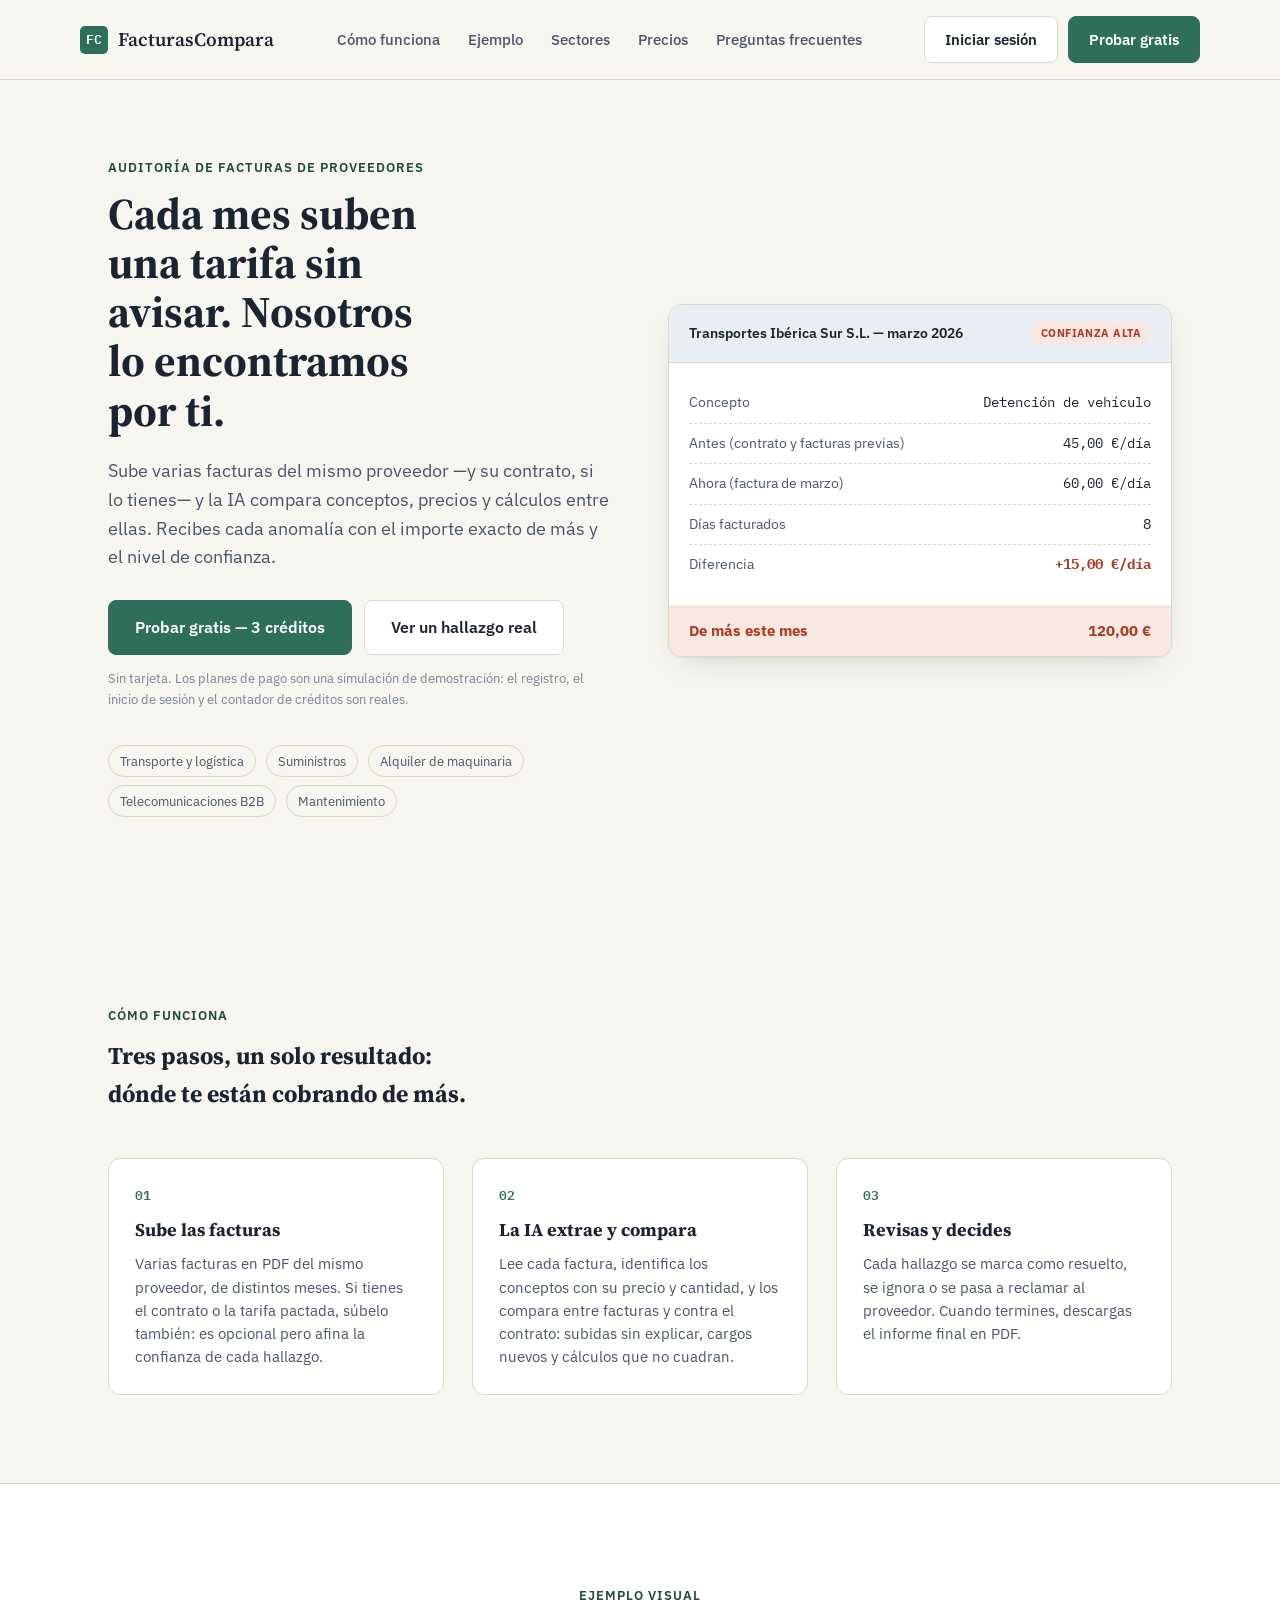
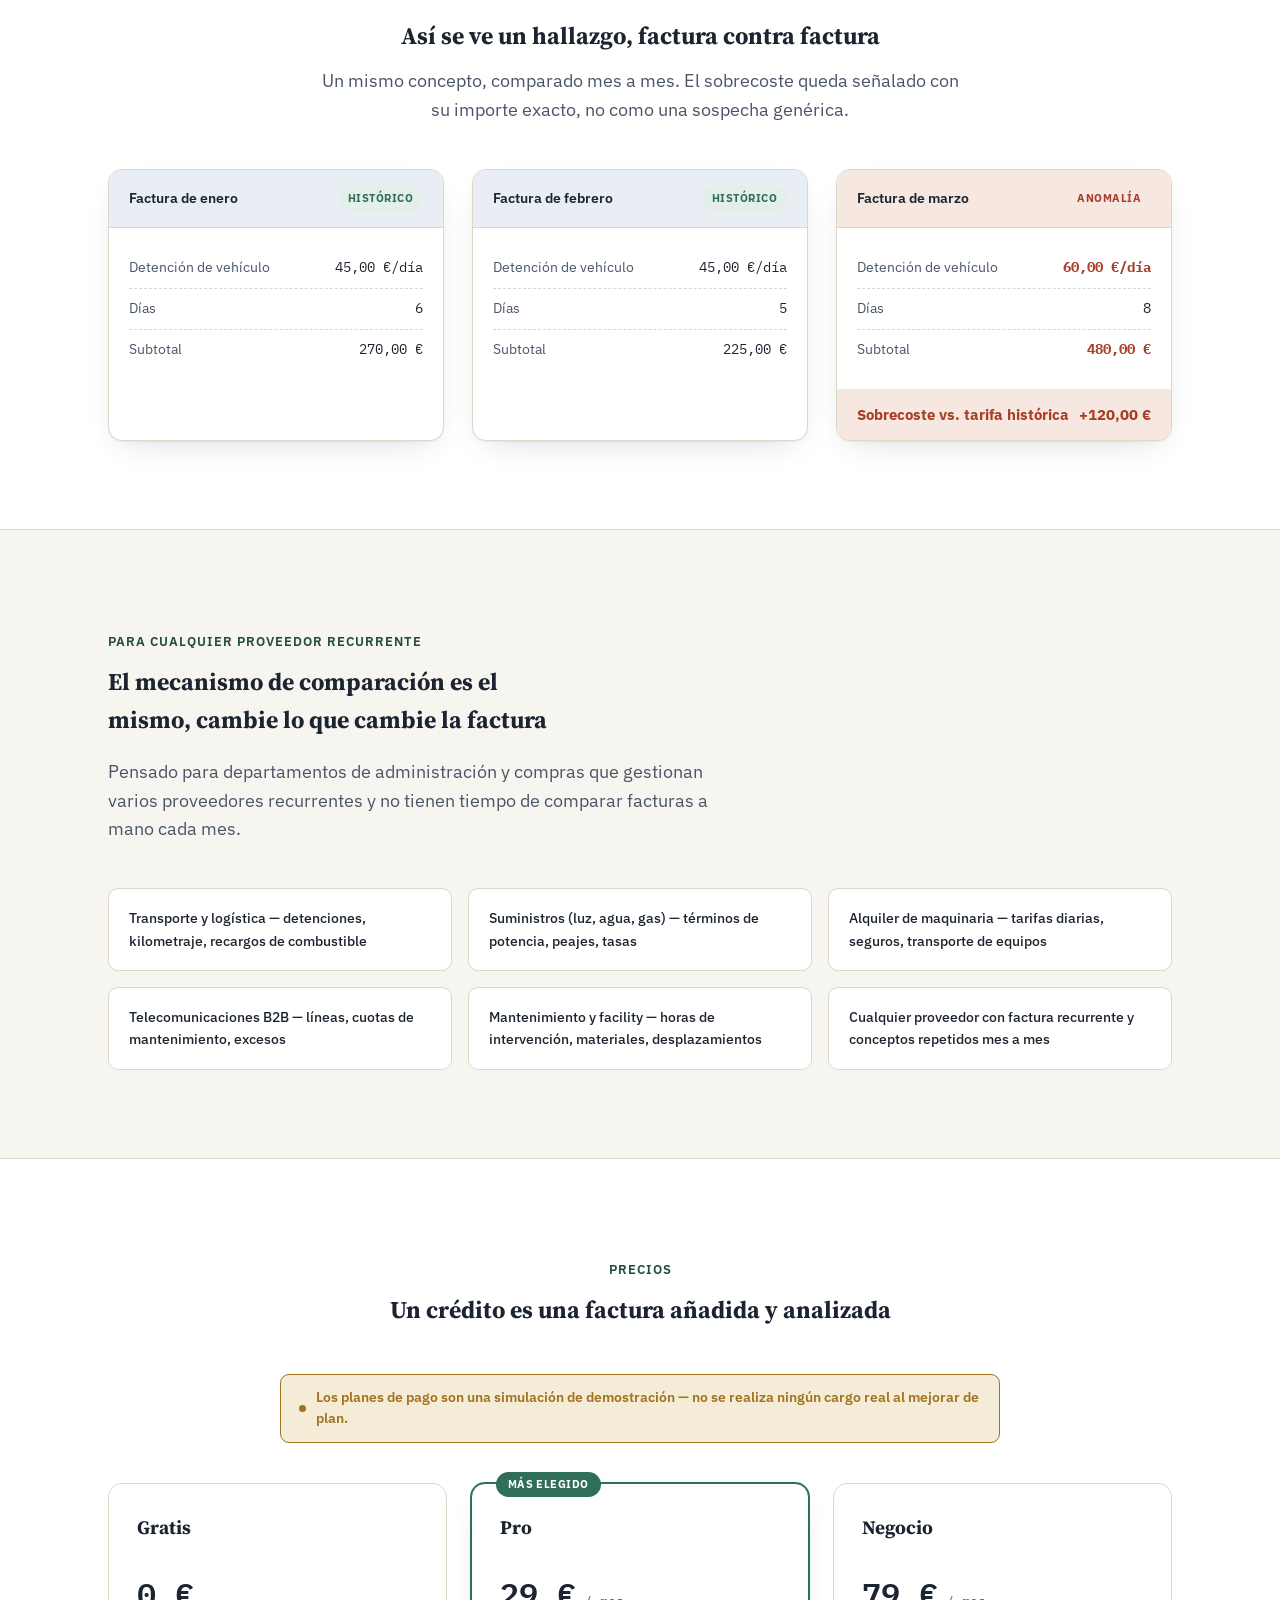
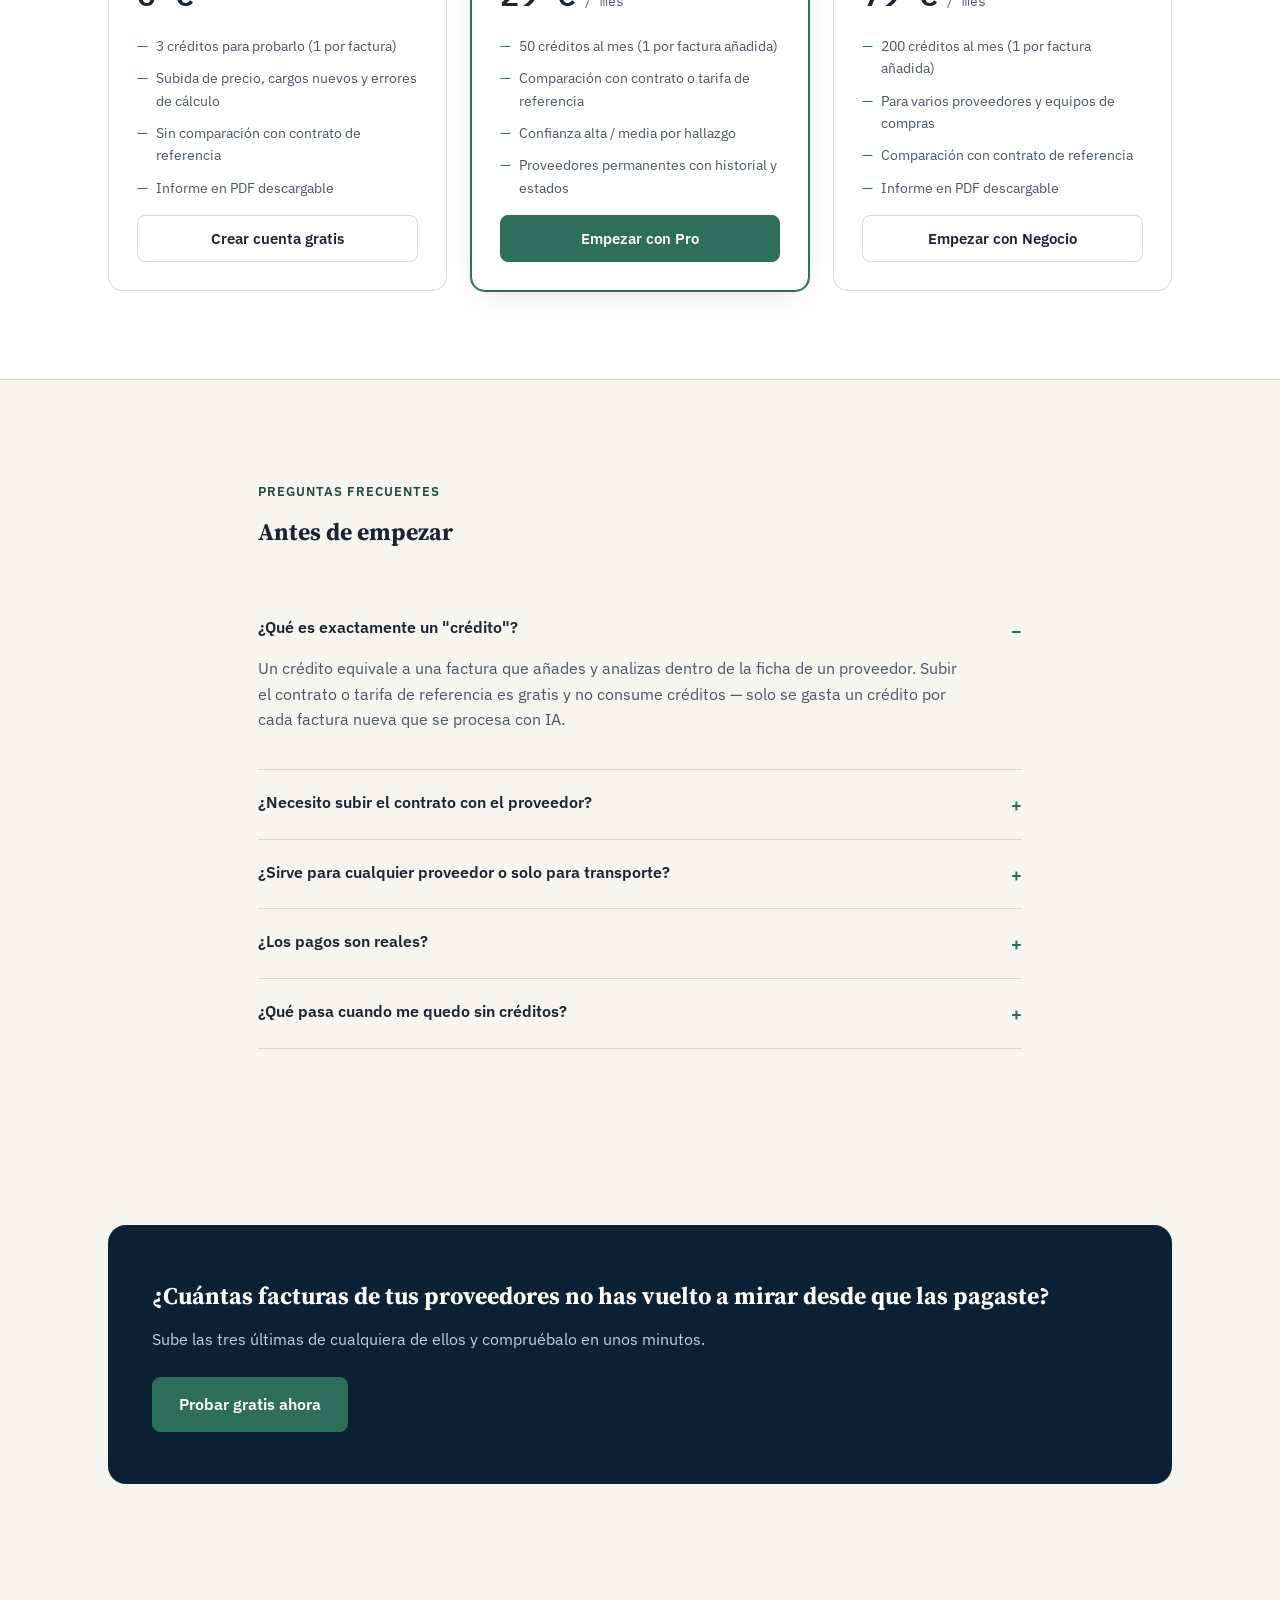
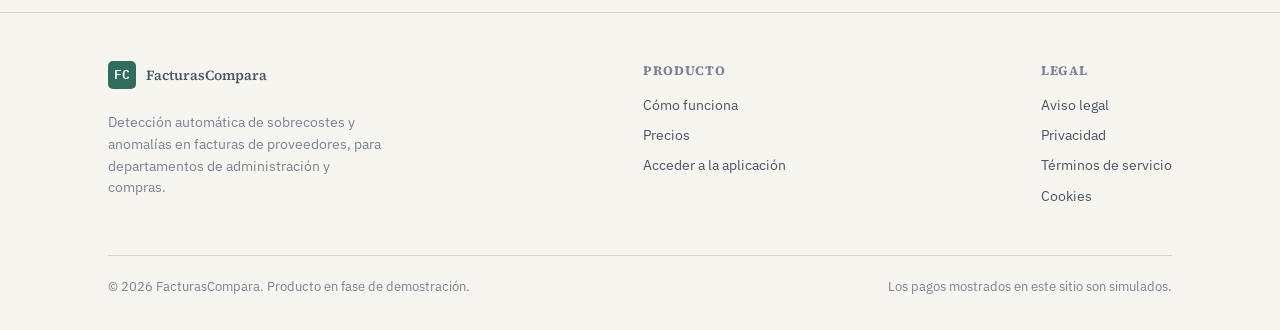
<file: index.html>
<!DOCTYPE html>
<html lang="es">
<head>
<meta charset="UTF-8">
<meta name="viewport" content="width=device-width, initial-scale=1.0">
<title>FacturasCompara — Detecta sobrecostes en las facturas de tus proveedores</title>
<meta name="description" content="Sube las facturas de un proveedor y su contrato: la IA compara precios, cantidades y cálculos mes a mes y te muestra cada sobrecoste con su importe exacto.">
<link rel="preconnect" href="https://fonts.googleapis.com">
<link rel="stylesheet" href="https://fonts.googleapis.com/css2?family=Source+Serif+4:opsz,wght@8..60,500;8..60,600;8..60,700&family=IBM+Plex+Sans:wght@400;500;600;700&family=IBM+Plex+Mono:wght@400;500;600&display=swap">
<link rel="stylesheet" href="styles.css?v=20260902">
</head>
<body>

<header class="site">
  <div class="wrap nav-row">
    <a href="index.html" class="brand"><span class="mark">FC</span>FacturasCompara</a>
    <nav class="links" id="navLinks">
      <a href="#como-funciona">Cómo funciona</a>
      <a href="#ejemplo">Ejemplo</a>
      <a href="#sectores">Sectores</a>
      <a href="#precios">Precios</a>
      <a href="#faq">Preguntas frecuentes</a>
      <a href="https://claude.ai/code/artifact/ef70d4f4-5ead-48cc-8662-a15bd2969505" target="_blank" rel="noopener" class="mobile-only-link">Iniciar sesión</a>
    </nav>
    <div class="nav-cta">
      <a class="btn" href="https://claude.ai/code/artifact/ef70d4f4-5ead-48cc-8662-a15bd2969505" target="_blank" rel="noopener">Iniciar sesión</a>
      <a class="btn btn-primary" href="https://claude.ai/code/artifact/ef70d4f4-5ead-48cc-8662-a15bd2969505" target="_blank" rel="noopener">Probar gratis</a>
      <button class="menu-toggle" id="menuToggle" aria-label="Abrir menú" aria-expanded="false">☰</button>
    </div>
  </div>
</header>

<main>

  <section class="hero">
    <div class="wrap hero-grid">
      <div>
        <p class="eyebrow">Auditoría de facturas de proveedores</p>
        <h1>Cada mes suben una tarifa sin avisar. Nosotros lo encontramos por ti.</h1>
        <p class="lead">Sube varias facturas del mismo proveedor —y su contrato, si lo tienes— y la IA compara conceptos, precios y cálculos entre ellas. Recibes cada anomalía con el importe exacto de más y el nivel de confianza.</p>
        <div class="hero-ctas">
          <a class="btn btn-primary btn-lg" href="https://claude.ai/code/artifact/ef70d4f4-5ead-48cc-8662-a15bd2969505" target="_blank" rel="noopener">Probar gratis — 3 créditos</a>
          <a class="btn btn-lg" href="#ejemplo">Ver un hallazgo real</a>
        </div>
        <p class="hero-note">Sin tarjeta. Los planes de pago son una simulación de demostración: el registro, el inicio de sesión y el contador de créditos son reales.</p>
        <div class="sector-strip">
          <span class="sector-chip">Transporte y logística</span>
          <span class="sector-chip">Suministros</span>
          <span class="sector-chip">Alquiler de maquinaria</span>
          <span class="sector-chip">Telecomunicaciones B2B</span>
          <span class="sector-chip">Mantenimiento</span>
        </div>
      </div>
      <div class="finding-card" aria-hidden="false">
        <div class="fc-head">
          <span class="prov">Transportes Ibérica Sur S.L. — marzo 2026</span>
          <span class="badge">Confianza alta</span>
        </div>
        <div class="fc-body">
          <div class="fc-row"><span class="label">Concepto</span><span class="val">Detención de vehículo</span></div>
          <div class="fc-row"><span class="label">Antes (contrato y facturas previas)</span><span class="val">45,00 €/día</span></div>
          <div class="fc-row"><span class="label">Ahora (factura de marzo)</span><span class="val">60,00 €/día</span></div>
          <div class="fc-row"><span class="label">Días facturados</span><span class="val">8</span></div>
          <div class="fc-row diff"><span class="label">Diferencia</span><span class="val">+15,00 €/día</span></div>
        </div>
        <div class="fc-foot"><span>De más este mes</span><span>120,00 €</span></div>
      </div>
    </div>
  </section>

  <section id="como-funciona">
    <div class="wrap">
      <div class="section-head">
        <p class="eyebrow">Cómo funciona</p>
        <h2>Tres pasos, un solo resultado: dónde te están cobrando de más.</h2>
      </div>
      <div class="grid-3">
        <div class="step">
          <div class="num">01</div>
          <h3>Sube las facturas</h3>
          <p>Varias facturas en PDF del mismo proveedor, de distintos meses. Si tienes el contrato o la tarifa pactada, súbelo también: es opcional pero afina la confianza de cada hallazgo.</p>
        </div>
        <div class="step">
          <div class="num">02</div>
          <h3>La IA extrae y compara</h3>
          <p>Lee cada factura, identifica los conceptos con su precio y cantidad, y los compara entre facturas y contra el contrato: subidas sin explicar, cargos nuevos y cálculos que no cuadran.</p>
        </div>
        <div class="step">
          <div class="num">03</div>
          <h3>Revisas y decides</h3>
          <p>Cada hallazgo se marca como resuelto, se ignora o se pasa a reclamar al proveedor. Cuando termines, descargas el informe final en PDF.</p>
        </div>
      </div>
    </div>
  </section>

  <section id="ejemplo" style="background:var(--paper-raised);border-top:1px solid var(--rule);border-bottom:1px solid var(--rule)">
    <div class="wrap">
      <div class="section-head center">
        <p class="eyebrow">Ejemplo visual</p>
        <h2>Así se ve un hallazgo, factura contra factura</h2>
        <p class="lead" style="margin:0 auto">Un mismo concepto, comparado mes a mes. El sobrecoste queda señalado con su importe exacto, no como una sospecha genérica.</p>
      </div>
      <div class="grid-3" style="grid-template-columns:1fr 1fr 1fr;align-items:stretch">
        <div class="finding-card">
          <div class="fc-head"><span class="prov">Factura de enero</span><span class="badge" style="background:var(--ok-tint);color:var(--ok)">Histórico</span></div>
          <div class="fc-body">
            <div class="fc-row"><span class="label">Detención de vehículo</span><span class="val">45,00 €/día</span></div>
            <div class="fc-row"><span class="label">Días</span><span class="val">6</span></div>
            <div class="fc-row"><span class="label">Subtotal</span><span class="val">270,00 €</span></div>
          </div>
        </div>
        <div class="finding-card">
          <div class="fc-head"><span class="prov">Factura de febrero</span><span class="badge" style="background:var(--ok-tint);color:var(--ok)">Histórico</span></div>
          <div class="fc-body">
            <div class="fc-row"><span class="label">Detención de vehículo</span><span class="val">45,00 €/día</span></div>
            <div class="fc-row"><span class="label">Días</span><span class="val">5</span></div>
            <div class="fc-row"><span class="label">Subtotal</span><span class="val">225,00 €</span></div>
          </div>
        </div>
        <div class="finding-card">
          <div class="fc-head" style="background:var(--alert-tint)"><span class="prov">Factura de marzo</span><span class="badge">Anomalía</span></div>
          <div class="fc-body">
            <div class="fc-row diff"><span class="label">Detención de vehículo</span><span class="val">60,00 €/día</span></div>
            <div class="fc-row"><span class="label">Días</span><span class="val">8</span></div>
            <div class="fc-row diff"><span class="label">Subtotal</span><span class="val">480,00 €</span></div>
          </div>
          <div class="fc-foot"><span>Sobrecoste vs. tarifa histórica</span><span>+120,00 €</span></div>
        </div>
      </div>
    </div>
  </section>

  <section id="sectores">
    <div class="wrap">
      <div class="section-head">
        <p class="eyebrow">Para cualquier proveedor recurrente</p>
        <h2>El mecanismo de comparación es el mismo, cambie lo que cambie la factura</h2>
        <p class="lead">Pensado para departamentos de administración y compras que gestionan varios proveedores recurrentes y no tienen tiempo de comparar facturas a mano cada mes.</p>
      </div>
      <div class="sector-grid">
        <div class="sector-card">Transporte y logística — detenciones, kilometraje, recargos de combustible</div>
        <div class="sector-card">Suministros (luz, agua, gas) — términos de potencia, peajes, tasas</div>
        <div class="sector-card">Alquiler de maquinaria — tarifas diarias, seguros, transporte de equipos</div>
        <div class="sector-card">Telecomunicaciones B2B — líneas, cuotas de mantenimiento, excesos</div>
        <div class="sector-card">Mantenimiento y facility — horas de intervención, materiales, desplazamientos</div>
        <div class="sector-card">Cualquier proveedor con factura recurrente y conceptos repetidos mes a mes</div>
      </div>
    </div>
  </section>

  <section id="precios" style="background:var(--paper-raised);border-top:1px solid var(--rule);border-bottom:1px solid var(--rule)">
    <div class="wrap">
      <div class="section-head center">
        <p class="eyebrow">Precios</p>
        <h2>Un crédito es una factura añadida y analizada</h2>
      </div>
      <div class="mock-banner"><span class="dot"></span>Los planes de pago son una simulación de demostración — no se realiza ningún cargo real al mejorar de plan.</div>
      <div class="plans">
        <div class="plan">
          <h3>Gratis</h3>
          <div class="price">0 €</div>
          <ul>
            <li>3 créditos para probarlo (1 por factura)</li>
            <li>Subida de precio, cargos nuevos y errores de cálculo</li>
            <li>Sin comparación con contrato de referencia</li>
            <li>Informe en PDF descargable</li>
          </ul>
          <a class="btn" href="https://claude.ai/code/artifact/ef70d4f4-5ead-48cc-8662-a15bd2969505" target="_blank" rel="noopener">Crear cuenta gratis</a>
        </div>
        <div class="plan featured">
          <span class="flag">Más elegido</span>
          <h3>Pro</h3>
          <div class="price">29 €<span> / mes</span></div>
          <ul>
            <li>50 créditos al mes (1 por factura añadida)</li>
            <li>Comparación con contrato o tarifa de referencia</li>
            <li>Confianza alta / media por hallazgo</li>
            <li>Proveedores permanentes con historial y estados</li>
          </ul>
          <a class="btn btn-primary" href="https://claude.ai/code/artifact/ef70d4f4-5ead-48cc-8662-a15bd2969505" target="_blank" rel="noopener">Empezar con Pro</a>
        </div>
        <div class="plan">
          <h3>Negocio</h3>
          <div class="price">79 €<span> / mes</span></div>
          <ul>
            <li>200 créditos al mes (1 por factura añadida)</li>
            <li>Para varios proveedores y equipos de compras</li>
            <li>Comparación con contrato de referencia</li>
            <li>Informe en PDF descargable</li>
          </ul>
          <a class="btn" href="https://claude.ai/code/artifact/ef70d4f4-5ead-48cc-8662-a15bd2969505" target="_blank" rel="noopener">Empezar con Negocio</a>
        </div>
      </div>
    </div>
  </section>

  <section id="faq">
    <div class="wrap" style="max-width:820px">
      <div class="section-head">
        <p class="eyebrow">Preguntas frecuentes</p>
        <h2>Antes de empezar</h2>
      </div>
      <details class="faq-item" open>
        <summary>¿Qué es exactamente un "crédito"?</summary>
        <p>Un crédito equivale a una factura que añades y analizas dentro de la ficha de un proveedor. Subir el contrato o tarifa de referencia es gratis y no consume créditos — solo se gasta un crédito por cada factura nueva que se procesa con IA.</p>
      </details>
      <details class="faq-item">
        <summary>¿Necesito subir el contrato con el proveedor?</summary>
        <p>No, es opcional. Sin contrato, FacturasCompara compara las facturas entre sí y marca las subidas o cargos nuevos con confianza media. Si subes el contrato, cualquier cargo que lo incumpla se marca con confianza alta.</p>
      </details>
      <details class="faq-item">
        <summary>¿Sirve para cualquier proveedor o solo para transporte?</summary>
        <p>Sirve para cualquier proveedor con facturación recurrente: transporte y logística, suministros, alquiler de maquinaria, telecomunicaciones B2B, mantenimiento y, en general, cualquier sector donde se repitan conceptos de una factura a otra.</p>
      </details>
      <details class="faq-item">
        <summary>¿Los pagos son reales?</summary>
        <p>No. Esta es una demostración funcional: el registro, el inicio de sesión y el contador de créditos son reales y persisten, pero el cobro de los planes Pro y Negocio es una simulación — no se procesa ningún pago ni se guarda ningún dato de tarjeta.</p>
      </details>
      <details class="faq-item">
        <summary>¿Qué pasa cuando me quedo sin créditos?</summary>
        <p>La aplicación te avisa antes de dejarte continuar y te ofrece simular la mejora de plan. Con el plan gratuito puedes probar el flujo completo con 3 créditos (3 facturas) antes de decidir.</p>
      </details>
    </div>
  </section>

  <section>
    <div class="wrap">
      <div class="cta-band">
        <div>
          <h2>¿Cuántas facturas de tus proveedores no has vuelto a mirar desde que las pagaste?</h2>
          <p>Sube las tres últimas de cualquiera de ellos y compruébalo en unos minutos.</p>
        </div>
        <a class="btn btn-primary btn-lg" href="https://claude.ai/code/artifact/ef70d4f4-5ead-48cc-8662-a15bd2969505" target="_blank" rel="noopener">Probar gratis ahora</a>
      </div>
    </div>
  </section>

</main>

<footer class="site">
  <div class="wrap">
    <div class="foot-grid">
      <div class="foot-col" style="max-width:280px">
        <a href="index.html" class="brand" style="margin-bottom:10px;display:inline-flex"><span class="mark">FC</span>FacturasCompara</a>
        <p style="color:var(--ink-faint);font-size:13.5px">Detección automática de sobrecostes y anomalías en facturas de proveedores, para departamentos de administración y compras.</p>
      </div>
      <div class="foot-col">
        <h4>Producto</h4>
        <a href="#como-funciona">Cómo funciona</a>
        <a href="#precios">Precios</a>
        <a href="https://claude.ai/code/artifact/ef70d4f4-5ead-48cc-8662-a15bd2969505" target="_blank" rel="noopener">Acceder a la aplicación</a>
      </div>
      <div class="foot-col">
        <h4>Legal</h4>
        <a href="aviso-legal.html">Aviso legal</a>
        <a href="privacidad.html">Privacidad</a>
        <a href="terminos.html">Términos de servicio</a>
        <a href="cookies.html">Cookies</a>
      </div>
    </div>
    <div class="foot-bottom">
      <span>© 2026 FacturasCompara. Producto en fase de demostración.</span>
      <span>Los pagos mostrados en este sitio son simulados.</span>
    </div>
  </div>
</footer>

<script defer>
(function(){
  window.__BRAND__ = 'FacturasCompara';
  function safe(fn){ try{ fn(); }catch(e){ console.error(e); } }
  safe(function(){
    var toggle = document.getElementById('menuToggle');
    var links = document.getElementById('navLinks');
    if (!toggle || !links) return;
    toggle.addEventListener('click', function(){
      var open = links.classList.toggle('open');
      toggle.setAttribute('aria-expanded', open ? 'true' : 'false');
    });
  });
})();
</script>
</body>
</html>
</file>
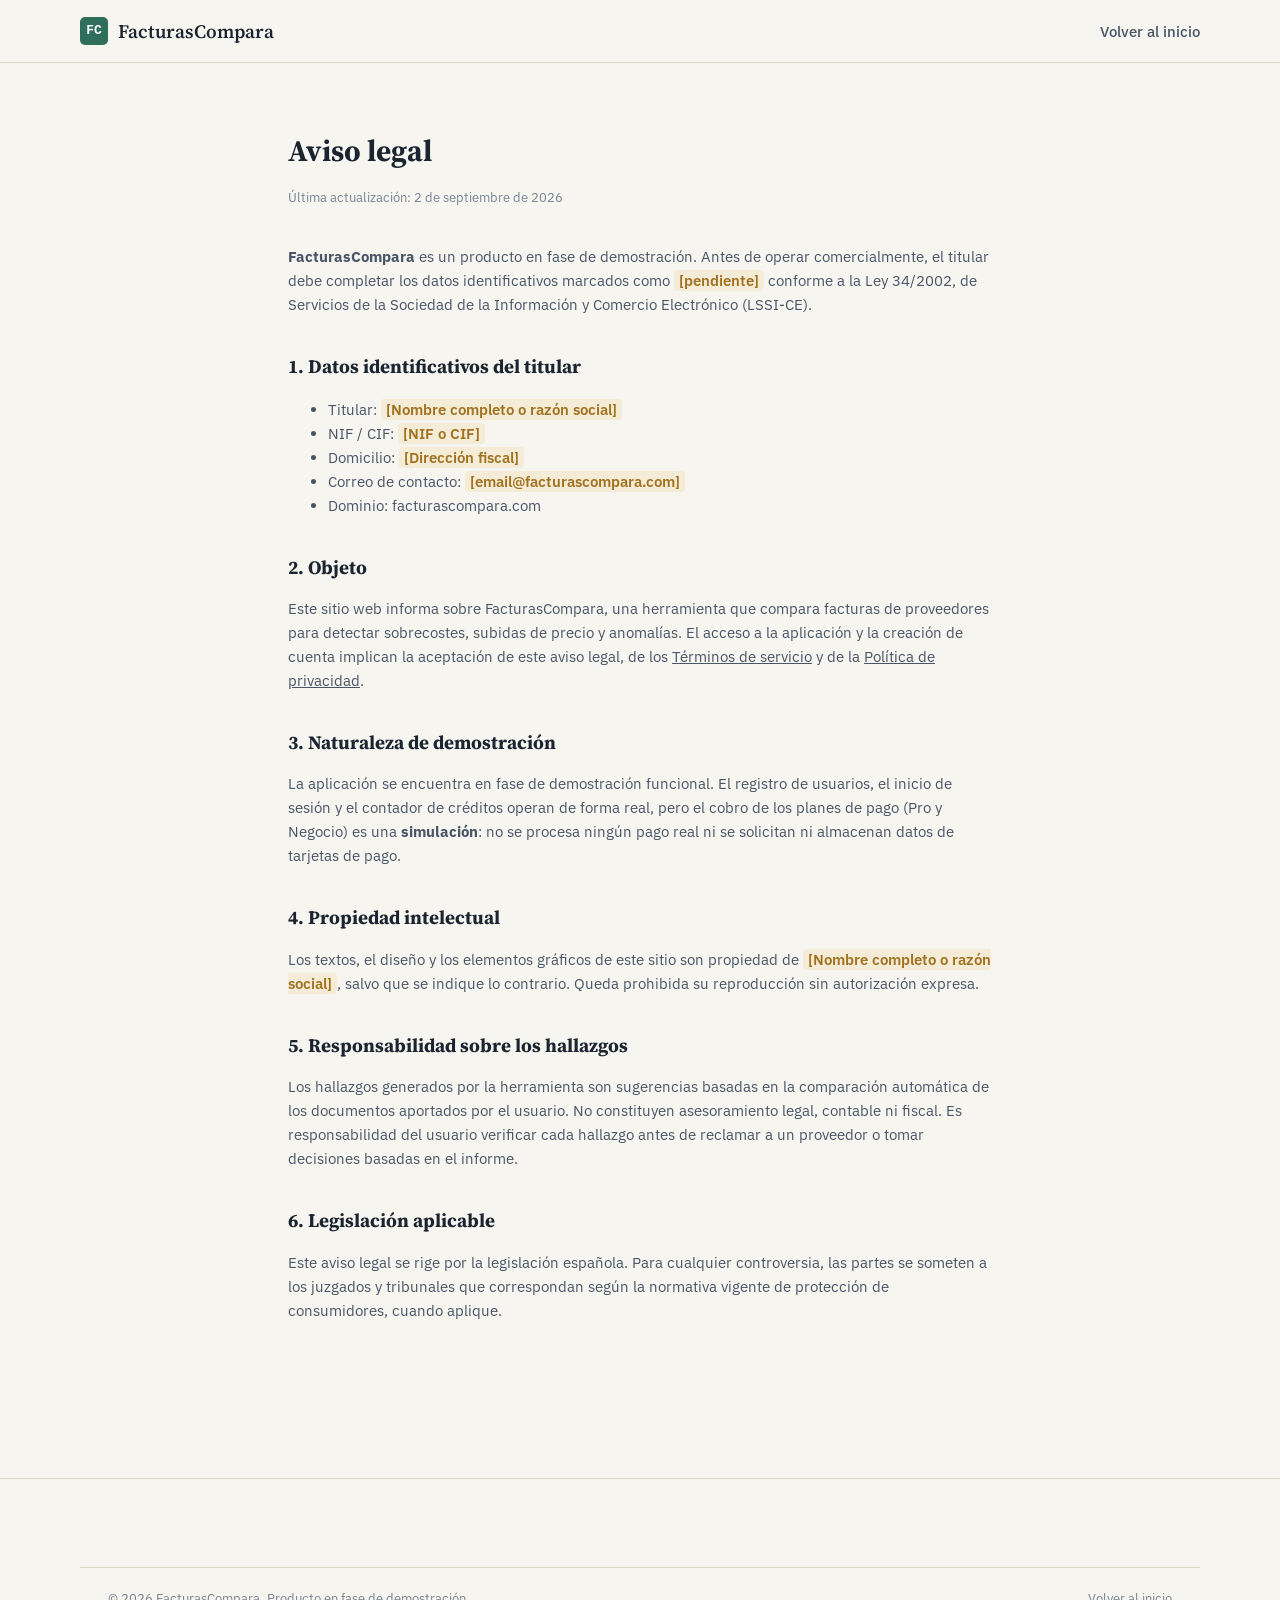
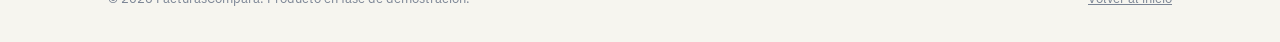
<file: aviso-legal.html>
<!DOCTYPE html>
<html lang="es">
<head>
<meta charset="UTF-8">
<meta name="viewport" content="width=device-width, initial-scale=1.0">
<title>Aviso legal — FacturasCompara</title>
<link rel="stylesheet" href="https://fonts.googleapis.com/css2?family=Source+Serif+4:opsz,wght@8..60,600;8..60,700&family=IBM+Plex+Sans:wght@400;500;600;700&display=swap">
<link rel="stylesheet" href="styles.css?v=20260902">
</head>
<body class="legal">
<header class="site">
  <div class="wrap nav-row">
    <a href="index.html" class="brand"><span class="mark">FC</span>FacturasCompara</a>
    <nav class="links"><a href="index.html">Volver al inicio</a></nav>
  </div>
</header>
<main>
  <h1>Aviso legal</h1>
  <p class="updated">Última actualización: 2 de septiembre de 2026</p>

  <p><strong>FacturasCompara</strong> es un producto en fase de demostración. Antes de operar comercialmente, el titular debe completar los datos identificativos marcados como <span class="ph">[pendiente]</span> conforme a la Ley 34/2002, de Servicios de la Sociedad de la Información y Comercio Electrónico (LSSI-CE).</p>

  <h2>1. Datos identificativos del titular</h2>
  <ul>
    <li>Titular: <span class="ph">[Nombre completo o razón social]</span></li>
    <li>NIF / CIF: <span class="ph">[NIF o CIF]</span></li>
    <li>Domicilio: <span class="ph">[Dirección fiscal]</span></li>
    <li>Correo de contacto: <span class="ph">[email@facturascompara.com]</span></li>
    <li>Dominio: facturascompara.com</li>
  </ul>

  <h2>2. Objeto</h2>
  <p>Este sitio web informa sobre FacturasCompara, una herramienta que compara facturas de proveedores para detectar sobrecostes, subidas de precio y anomalías. El acceso a la aplicación y la creación de cuenta implican la aceptación de este aviso legal, de los <a href="terminos.html">Términos de servicio</a> y de la <a href="privacidad.html">Política de privacidad</a>.</p>

  <h2>3. Naturaleza de demostración</h2>
  <p>La aplicación se encuentra en fase de demostración funcional. El registro de usuarios, el inicio de sesión y el contador de créditos operan de forma real, pero el cobro de los planes de pago (Pro y Negocio) es una <strong>simulación</strong>: no se procesa ningún pago real ni se solicitan ni almacenan datos de tarjetas de pago.</p>

  <h2>4. Propiedad intelectual</h2>
  <p>Los textos, el diseño y los elementos gráficos de este sitio son propiedad de <span class="ph">[Nombre completo o razón social]</span>, salvo que se indique lo contrario. Queda prohibida su reproducción sin autorización expresa.</p>

  <h2>5. Responsabilidad sobre los hallazgos</h2>
  <p>Los hallazgos generados por la herramienta son sugerencias basadas en la comparación automática de los documentos aportados por el usuario. No constituyen asesoramiento legal, contable ni fiscal. Es responsabilidad del usuario verificar cada hallazgo antes de reclamar a un proveedor o tomar decisiones basadas en el informe.</p>

  <h2>6. Legislación aplicable</h2>
  <p>Este aviso legal se rige por la legislación española. Para cualquier controversia, las partes se someten a los juzgados y tribunales que correspondan según la normativa vigente de protección de consumidores, cuando aplique.</p>
</main>
<footer class="site"><div class="wrap foot-bottom"><span>© 2026 FacturasCompara. Producto en fase de demostración.</span><a href="index.html">Volver al inicio</a></div></footer>
</body>
</html>
</file>
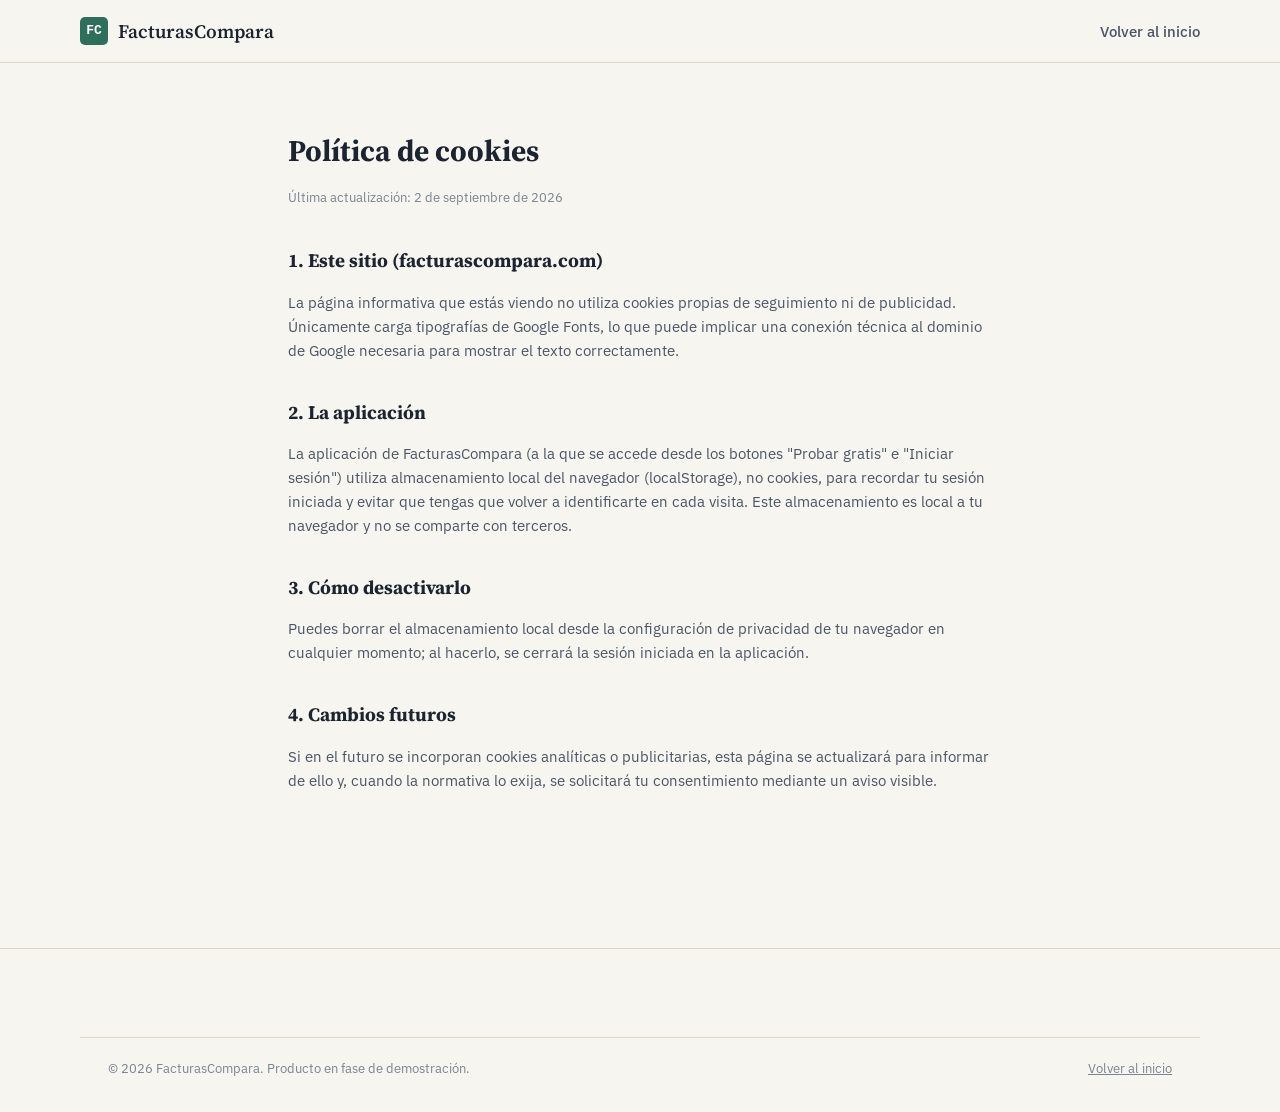
<file: cookies.html>
<!DOCTYPE html>
<html lang="es">
<head>
<meta charset="UTF-8">
<meta name="viewport" content="width=device-width, initial-scale=1.0">
<title>Política de cookies — FacturasCompara</title>
<link rel="stylesheet" href="https://fonts.googleapis.com/css2?family=Source+Serif+4:opsz,wght@8..60,600;8..60,700&family=IBM+Plex+Sans:wght@400;500;600;700&display=swap">
<link rel="stylesheet" href="styles.css?v=20260902">
</head>
<body class="legal">
<header class="site">
  <div class="wrap nav-row">
    <a href="index.html" class="brand"><span class="mark">FC</span>FacturasCompara</a>
    <nav class="links"><a href="index.html">Volver al inicio</a></nav>
  </div>
</header>
<main>
  <h1>Política de cookies</h1>
  <p class="updated">Última actualización: 2 de septiembre de 2026</p>

  <h2>1. Este sitio (facturascompara.com)</h2>
  <p>La página informativa que estás viendo no utiliza cookies propias de seguimiento ni de publicidad. Únicamente carga tipografías de Google Fonts, lo que puede implicar una conexión técnica al dominio de Google necesaria para mostrar el texto correctamente.</p>

  <h2>2. La aplicación</h2>
  <p>La aplicación de FacturasCompara (a la que se accede desde los botones "Probar gratis" e "Iniciar sesión") utiliza almacenamiento local del navegador (localStorage), no cookies, para recordar tu sesión iniciada y evitar que tengas que volver a identificarte en cada visita. Este almacenamiento es local a tu navegador y no se comparte con terceros.</p>

  <h2>3. Cómo desactivarlo</h2>
  <p>Puedes borrar el almacenamiento local desde la configuración de privacidad de tu navegador en cualquier momento; al hacerlo, se cerrará la sesión iniciada en la aplicación.</p>

  <h2>4. Cambios futuros</h2>
  <p>Si en el futuro se incorporan cookies analíticas o publicitarias, esta página se actualizará para informar de ello y, cuando la normativa lo exija, se solicitará tu consentimiento mediante un aviso visible.</p>
</main>
<footer class="site"><div class="wrap foot-bottom"><span>© 2026 FacturasCompara. Producto en fase de demostración.</span><a href="index.html">Volver al inicio</a></div></footer>
</body>
</html>
</file>
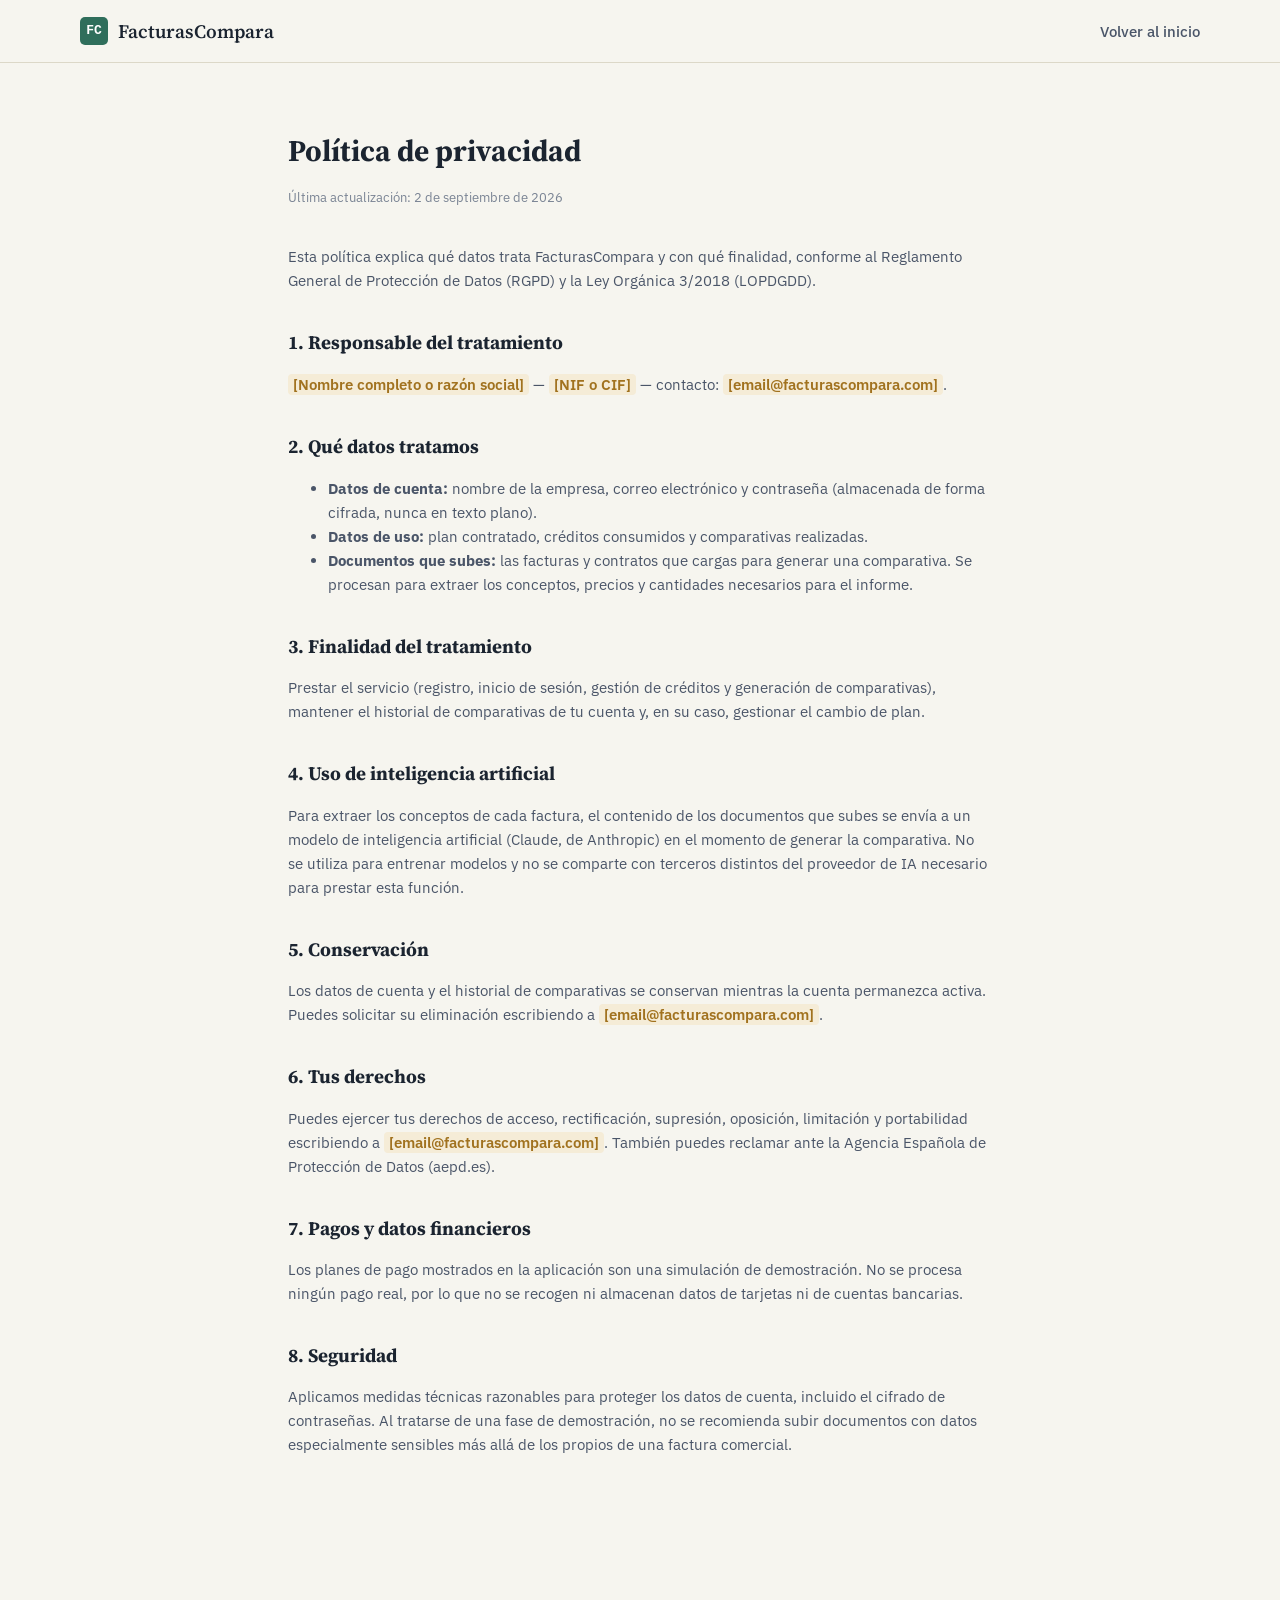
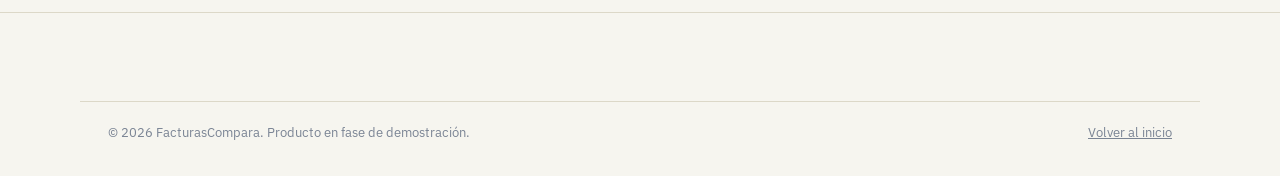
<file: privacidad.html>
<!DOCTYPE html>
<html lang="es">
<head>
<meta charset="UTF-8">
<meta name="viewport" content="width=device-width, initial-scale=1.0">
<title>Política de privacidad — FacturasCompara</title>
<link rel="stylesheet" href="https://fonts.googleapis.com/css2?family=Source+Serif+4:opsz,wght@8..60,600;8..60,700&family=IBM+Plex+Sans:wght@400;500;600;700&display=swap">
<link rel="stylesheet" href="styles.css?v=20260902">
</head>
<body class="legal">
<header class="site">
  <div class="wrap nav-row">
    <a href="index.html" class="brand"><span class="mark">FC</span>FacturasCompara</a>
    <nav class="links"><a href="index.html">Volver al inicio</a></nav>
  </div>
</header>
<main>
  <h1>Política de privacidad</h1>
  <p class="updated">Última actualización: 2 de septiembre de 2026</p>

  <p>Esta política explica qué datos trata FacturasCompara y con qué finalidad, conforme al Reglamento General de Protección de Datos (RGPD) y la Ley Orgánica 3/2018 (LOPDGDD).</p>

  <h2>1. Responsable del tratamiento</h2>
  <p><span class="ph">[Nombre completo o razón social]</span> — <span class="ph">[NIF o CIF]</span> — contacto: <span class="ph">[email@facturascompara.com]</span>.</p>

  <h2>2. Qué datos tratamos</h2>
  <ul>
    <li><strong>Datos de cuenta:</strong> nombre de la empresa, correo electrónico y contraseña (almacenada de forma cifrada, nunca en texto plano).</li>
    <li><strong>Datos de uso:</strong> plan contratado, créditos consumidos y comparativas realizadas.</li>
    <li><strong>Documentos que subes:</strong> las facturas y contratos que cargas para generar una comparativa. Se procesan para extraer los conceptos, precios y cantidades necesarios para el informe.</li>
  </ul>

  <h2>3. Finalidad del tratamiento</h2>
  <p>Prestar el servicio (registro, inicio de sesión, gestión de créditos y generación de comparativas), mantener el historial de comparativas de tu cuenta y, en su caso, gestionar el cambio de plan.</p>

  <h2>4. Uso de inteligencia artificial</h2>
  <p>Para extraer los conceptos de cada factura, el contenido de los documentos que subes se envía a un modelo de inteligencia artificial (Claude, de Anthropic) en el momento de generar la comparativa. No se utiliza para entrenar modelos y no se comparte con terceros distintos del proveedor de IA necesario para prestar esta función.</p>

  <h2>5. Conservación</h2>
  <p>Los datos de cuenta y el historial de comparativas se conservan mientras la cuenta permanezca activa. Puedes solicitar su eliminación escribiendo a <span class="ph">[email@facturascompara.com]</span>.</p>

  <h2>6. Tus derechos</h2>
  <p>Puedes ejercer tus derechos de acceso, rectificación, supresión, oposición, limitación y portabilidad escribiendo a <span class="ph">[email@facturascompara.com]</span>. También puedes reclamar ante la Agencia Española de Protección de Datos (aepd.es).</p>

  <h2>7. Pagos y datos financieros</h2>
  <p>Los planes de pago mostrados en la aplicación son una simulación de demostración. No se procesa ningún pago real, por lo que no se recogen ni almacenan datos de tarjetas ni de cuentas bancarias.</p>

  <h2>8. Seguridad</h2>
  <p>Aplicamos medidas técnicas razonables para proteger los datos de cuenta, incluido el cifrado de contraseñas. Al tratarse de una fase de demostración, no se recomienda subir documentos con datos especialmente sensibles más allá de los propios de una factura comercial.</p>
</main>
<footer class="site"><div class="wrap foot-bottom"><span>© 2026 FacturasCompara. Producto en fase de demostración.</span><a href="index.html">Volver al inicio</a></div></footer>
</body>
</html>
</file>
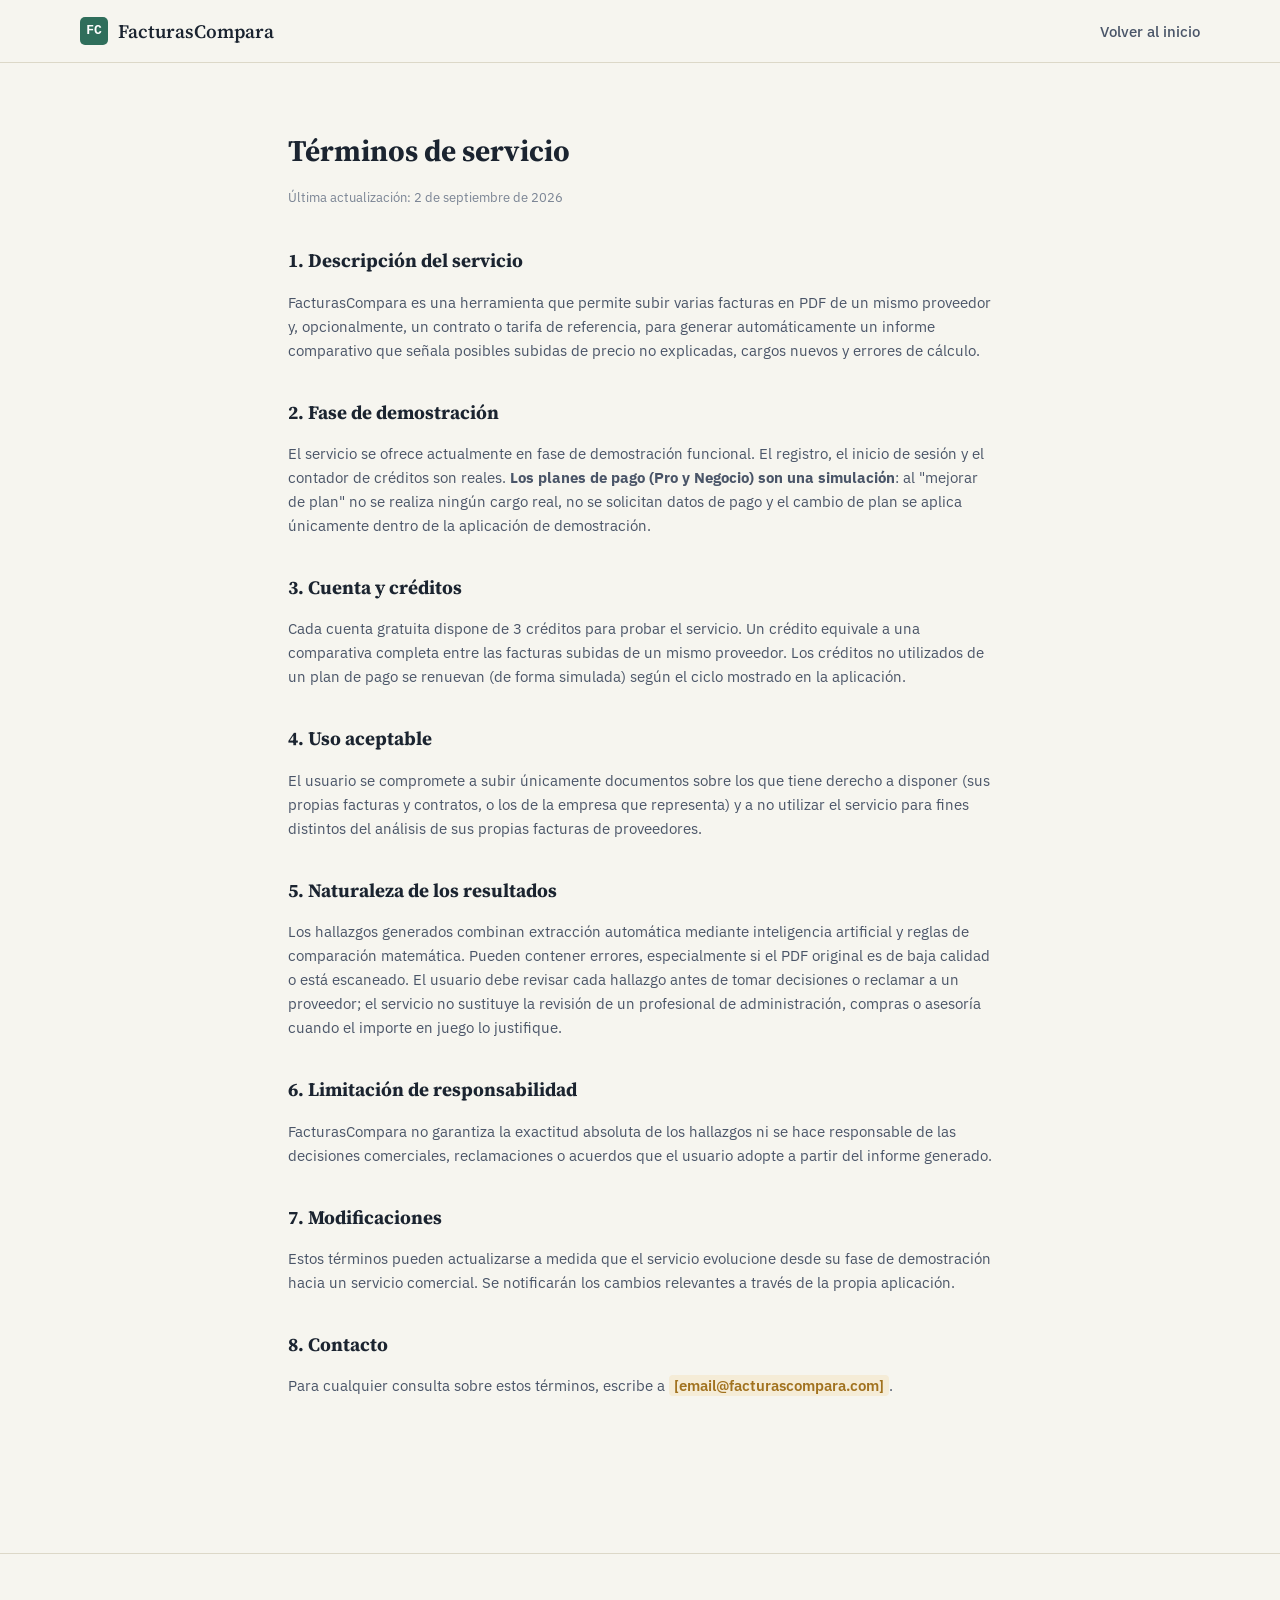
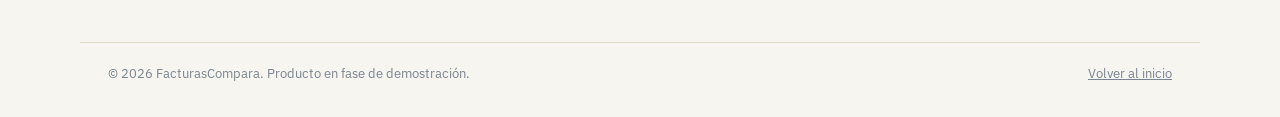
<file: terminos.html>
<!DOCTYPE html>
<html lang="es">
<head>
<meta charset="UTF-8">
<meta name="viewport" content="width=device-width, initial-scale=1.0">
<title>Términos de servicio — FacturasCompara</title>
<link rel="stylesheet" href="https://fonts.googleapis.com/css2?family=Source+Serif+4:opsz,wght@8..60,600;8..60,700&family=IBM+Plex+Sans:wght@400;500;600;700&display=swap">
<link rel="stylesheet" href="styles.css?v=20260902">
</head>
<body class="legal">
<header class="site">
  <div class="wrap nav-row">
    <a href="index.html" class="brand"><span class="mark">FC</span>FacturasCompara</a>
    <nav class="links"><a href="index.html">Volver al inicio</a></nav>
  </div>
</header>
<main>
  <h1>Términos de servicio</h1>
  <p class="updated">Última actualización: 2 de septiembre de 2026</p>

  <h2>1. Descripción del servicio</h2>
  <p>FacturasCompara es una herramienta que permite subir varias facturas en PDF de un mismo proveedor y, opcionalmente, un contrato o tarifa de referencia, para generar automáticamente un informe comparativo que señala posibles subidas de precio no explicadas, cargos nuevos y errores de cálculo.</p>

  <h2>2. Fase de demostración</h2>
  <p>El servicio se ofrece actualmente en fase de demostración funcional. El registro, el inicio de sesión y el contador de créditos son reales. <strong>Los planes de pago (Pro y Negocio) son una simulación</strong>: al "mejorar de plan" no se realiza ningún cargo real, no se solicitan datos de pago y el cambio de plan se aplica únicamente dentro de la aplicación de demostración.</p>

  <h2>3. Cuenta y créditos</h2>
  <p>Cada cuenta gratuita dispone de 3 créditos para probar el servicio. Un crédito equivale a una comparativa completa entre las facturas subidas de un mismo proveedor. Los créditos no utilizados de un plan de pago se renuevan (de forma simulada) según el ciclo mostrado en la aplicación.</p>

  <h2>4. Uso aceptable</h2>
  <p>El usuario se compromete a subir únicamente documentos sobre los que tiene derecho a disponer (sus propias facturas y contratos, o los de la empresa que representa) y a no utilizar el servicio para fines distintos del análisis de sus propias facturas de proveedores.</p>

  <h2>5. Naturaleza de los resultados</h2>
  <p>Los hallazgos generados combinan extracción automática mediante inteligencia artificial y reglas de comparación matemática. Pueden contener errores, especialmente si el PDF original es de baja calidad o está escaneado. El usuario debe revisar cada hallazgo antes de tomar decisiones o reclamar a un proveedor; el servicio no sustituye la revisión de un profesional de administración, compras o asesoría cuando el importe en juego lo justifique.</p>

  <h2>6. Limitación de responsabilidad</h2>
  <p>FacturasCompara no garantiza la exactitud absoluta de los hallazgos ni se hace responsable de las decisiones comerciales, reclamaciones o acuerdos que el usuario adopte a partir del informe generado.</p>

  <h2>7. Modificaciones</h2>
  <p>Estos términos pueden actualizarse a medida que el servicio evolucione desde su fase de demostración hacia un servicio comercial. Se notificarán los cambios relevantes a través de la propia aplicación.</p>

  <h2>8. Contacto</h2>
  <p>Para cualquier consulta sobre estos términos, escribe a <span class="ph">[email@facturascompara.com]</span>.</p>
</main>
<footer class="site"><div class="wrap foot-bottom"><span>© 2026 FacturasCompara. Producto en fase de demostración.</span><a href="index.html">Volver al inicio</a></div></footer>
</body>
</html>
</file>
<file: styles.css>
/* FacturasCompara — hoja de estilos compartida */
:root{
  --paper:#f6f5ef; --paper-raised:#ffffff; --ink:#1b2430; --ink-soft:#4a5568; --ink-faint:#7a8494;
  --rule:#dcd8c8; --rule-soft:#e8e5d8;
  --ledger:#2f6e5b; --ledger-strong:#204a3d; --ledger-tint:#e4efe9;
  --navy:#16324f; --navy-tint:#e8eef4; --navy-strong:#0d2136;
  --alert:#a83e28; --alert-tint:#f7e7e1;
  --amber:#a1721f; --amber-tint:#f5ecd7;
  --ok:#2f6e5b; --ok-tint:#e4efe9;
  --shadow: 0 1px 2px rgba(27,36,48,.06), 0 12px 32px -16px rgba(27,36,48,.22);
  --maxw: 1120px;
}
@media (prefers-color-scheme: dark){
  :root:not([data-theme="light"]){
    --paper:#10161f; --paper-raised:#171f2b; --ink:#eef1f4; --ink-soft:#a8b3c0; --ink-faint:#7d8998;
    --rule:#2a3441; --rule-soft:#212b37;
    --ledger:#5aa78d; --ledger-strong:#7fc2a8; --ledger-tint:#16261f;
    --navy:#9db8d4; --navy-tint:#141f2c; --navy-strong:#0a121c;
    --alert:#e07a5f; --alert-tint:#2a1a16;
    --amber:#d9ab55; --amber-tint:#2a2214;
    --ok:#5aa78d; --ok-tint:#16261f;
    --shadow: 0 1px 2px rgba(0,0,0,.35), 0 12px 32px -16px rgba(0,0,0,.55);
  }
}
:root[data-theme="dark"]{
  --paper:#10161f; --paper-raised:#171f2b; --ink:#eef1f4; --ink-soft:#a8b3c0; --ink-faint:#7d8998;
  --rule:#2a3441; --rule-soft:#212b37;
  --ledger:#5aa78d; --ledger-strong:#7fc2a8; --ledger-tint:#16261f;
  --navy:#9db8d4; --navy-tint:#141f2c; --navy-strong:#0a121c;
  --alert:#e07a5f; --alert-tint:#2a1a16;
  --amber:#d9ab55; --amber-tint:#2a2214;
  --ok:#5aa78d; --ok-tint:#16261f;
  --shadow: 0 1px 2px rgba(0,0,0,.35), 0 12px 32px -16px rgba(0,0,0,.55);
}
*{box-sizing:border-box}
html{scroll-behavior:smooth}
@media (prefers-reduced-motion:reduce){html{scroll-behavior:auto}}
body{margin:0;background:var(--paper);color:var(--ink);font-family:'IBM Plex Sans',system-ui,sans-serif;font-size:16px;line-height:1.6}
h1,h2,h3,h4{font-family:'Source Serif 4',Georgia,serif;text-wrap:balance;margin:0 0 .5em}
.mono{font-family:'IBM Plex Mono',ui-monospace,monospace;font-variant-numeric:tabular-nums}
a{color:inherit}
img{max-width:100%}
.wrap{max-width:var(--maxw);margin:0 auto;padding:0 28px}
section{padding:88px 0}
@media (max-width:760px){section{padding:60px 0}}
.eyebrow{font-size:12.5px;text-transform:uppercase;letter-spacing:.08em;color:var(--ledger-strong);font-weight:600;margin-bottom:12px}
p.lead{font-size:18px;color:var(--ink-soft);max-width:60ch}

/* nav */
header.site{position:sticky;top:0;z-index:30;background:color-mix(in srgb, var(--paper) 92%, transparent);backdrop-filter:blur(6px);border-bottom:1px solid var(--rule)}
.nav-row{display:flex;align-items:center;justify-content:space-between;padding:16px 0}
.brand{display:flex;align-items:center;gap:10px;font-family:'Source Serif 4',serif;font-weight:600;font-size:19px;text-decoration:none}
.brand .mark{width:28px;height:28px;border-radius:5px;background:var(--ledger);color:#fff;display:flex;align-items:center;justify-content:center;font-family:'IBM Plex Mono',monospace;font-weight:600;font-size:13px;flex:none}
nav.links{display:flex;gap:28px;font-size:14.5px;font-weight:500}
nav.links a{text-decoration:none;color:var(--ink-soft)}
nav.links a:hover{color:var(--ink)}
.nav-cta{display:flex;gap:10px;align-items:center}
.menu-toggle{display:none;background:none;border:1px solid var(--rule);border-radius:7px;padding:8px 10px}
.mobile-only-link{display:none}
@media (max-width:820px){
  nav.links{display:none}
  .menu-toggle{display:block}
  nav.links.open{display:flex;position:absolute;top:64px;left:0;right:0;background:var(--paper-raised);flex-direction:column;padding:18px 28px;border-bottom:1px solid var(--rule);gap:16px}
}
@media (max-width:520px){
  .nav-cta .btn:not(.btn-primary){display:none}
  nav.links.open a{padding:6px 0}
  nav.links.open .mobile-only-link{display:block;font-weight:600;color:var(--ledger-strong)}
}

.btn{display:inline-flex;align-items:center;justify-content:center;gap:8px;border:1px solid var(--rule);background:var(--paper-raised);color:var(--ink);padding:11px 20px;border-radius:8px;font-size:14.5px;font-weight:600;text-decoration:none;transition:border-color .15s,background .15s,transform .1s}
.btn:hover{border-color:var(--ledger)}
.btn:active{transform:translateY(1px)}
.btn-primary{background:var(--ledger);border-color:var(--ledger);color:#fff}
.btn-primary:hover{background:var(--ledger-strong);border-color:var(--ledger-strong)}
.btn-lg{padding:14px 26px;font-size:15.5px}

/* hero */
.hero{padding-top:64px}
.hero-grid{display:grid;grid-template-columns:1fr 1fr;gap:56px;align-items:center}
@media (max-width:920px){.hero-grid{grid-template-columns:1fr;gap:40px}}
.hero h1{font-size:44px;line-height:1.12;max-width:16ch}
@media (max-width:920px){.hero h1{font-size:34px}}
.hero-ctas{display:flex;gap:12px;margin-top:28px;flex-wrap:wrap}
.hero-note{margin-top:14px;font-size:13px;color:var(--ink-faint)}
.sector-strip{margin-top:34px;display:flex;flex-wrap:wrap;gap:8px 10px}
.sector-chip{font-size:12.5px;padding:5px 11px;border:1px solid var(--rule);border-radius:20px;color:var(--ink-soft)}

/* finding visual (invoice ledger card) */
.finding-card{background:var(--paper-raised);border:1px solid var(--rule);border-radius:14px;box-shadow:var(--shadow);overflow:hidden}
.finding-card .fc-head{display:flex;justify-content:space-between;align-items:center;padding:16px 20px;border-bottom:1px solid var(--rule);background:var(--navy-tint)}
.finding-card .fc-head .prov{font-weight:600;font-size:14px}
.finding-card .fc-head .badge{font-size:11px;text-transform:uppercase;letter-spacing:.04em;font-weight:700;padding:4px 10px;border-radius:20px;background:var(--alert-tint);color:var(--alert)}
.fc-body{padding:20px}
.fc-row{display:flex;justify-content:space-between;gap:16px;padding:9px 0;border-bottom:1px dashed var(--rule);font-size:13.5px}
.fc-row:last-of-type{border-bottom:none}
.fc-row .label{color:var(--ink-soft)}
.fc-row .val{font-family:'IBM Plex Mono',monospace}
.fc-row.diff .val{color:var(--alert);font-weight:700}
.fc-foot{background:var(--alert-tint);color:var(--alert);padding:14px 20px;font-weight:700;font-size:14.5px;display:flex;justify-content:space-between}

/* two/three col generic */
.grid-3{display:grid;grid-template-columns:repeat(3,1fr);gap:28px}
@media (max-width:860px){.grid-3{grid-template-columns:1fr}}
.step{border:1px solid var(--rule);border-radius:12px;padding:26px;background:var(--paper-raised)}
.step .num{font-family:'IBM Plex Mono',monospace;color:var(--ledger);font-weight:600;font-size:13px;margin-bottom:10px}
.step h3{font-size:18px;margin-bottom:8px}
.step p{color:var(--ink-soft);font-size:14.5px;margin:0}

.section-head{max-width:640px;margin-bottom:44px}
.section-head.center{margin-left:auto;margin-right:auto;text-align:center}

/* pricing */
.mock-banner{display:flex;gap:10px;align-items:center;justify-content:center;background:var(--amber-tint);color:var(--amber);border:1px solid var(--amber);border-radius:9px;padding:12px 18px;font-size:13.5px;font-weight:600;max-width:720px;margin:0 auto 40px}
.mock-banner .dot{width:7px;height:7px;border-radius:50%;background:var(--amber);flex:none}
.plans{display:grid;grid-template-columns:repeat(3,1fr);gap:24px}
@media (max-width:900px){.plans{grid-template-columns:1fr;max-width:420px;margin:0 auto}}
.plan{border:1px solid var(--rule);border-radius:14px;padding:28px;background:var(--paper-raised);display:flex;flex-direction:column;gap:16px}
.plan.featured{border-color:var(--ledger);box-shadow:0 0 0 1px var(--ledger), var(--shadow);position:relative}
.plan.featured .flag{position:absolute;top:-12px;left:24px;background:var(--ledger);color:#fff;font-size:11px;font-weight:700;letter-spacing:.04em;text-transform:uppercase;padding:4px 12px;border-radius:20px}
.plan h3{font-size:19px}
.plan .price{font-family:'IBM Plex Mono',monospace;font-size:32px;font-weight:600}
.plan .price span{font-size:13px;font-weight:400;color:var(--ink-soft)}
.plan ul{list-style:none;margin:0;padding:0;display:flex;flex-direction:column;gap:10px;flex:1}
.plan li{font-size:14px;color:var(--ink-soft);display:flex;gap:8px}
.plan li::before{content:"—";color:var(--ledger);flex:none}

/* faq */
.faq-item{border-bottom:1px solid var(--rule);padding:20px 0}
.faq-item summary{cursor:pointer;font-weight:600;font-size:15.5px;list-style:none;display:flex;justify-content:space-between;gap:16px}
.faq-item summary::-webkit-details-marker{display:none}
.faq-item summary::after{content:"+";font-family:'IBM Plex Mono',monospace;color:var(--ledger);font-size:18px}
.faq-item[open] summary::after{content:"–"}
.faq-item p{color:var(--ink-soft);margin-top:12px;max-width:70ch}

/* sectors */
.sector-grid{display:grid;grid-template-columns:repeat(3,1fr);gap:16px}
@media (max-width:860px){.sector-grid{grid-template-columns:repeat(2,1fr)}}
@media (max-width:560px){.sector-grid{grid-template-columns:1fr}}
.sector-card{border:1px solid var(--rule);border-radius:10px;padding:18px 20px;background:var(--paper-raised);font-size:14px;font-weight:500}

/* final cta */
.cta-band{background:var(--navy-strong);color:#fff;border-radius:18px;padding:52px 44px;display:flex;justify-content:space-between;align-items:center;gap:24px;flex-wrap:wrap}
.cta-band h2{color:#fff}
.cta-band p{color:#c3d0dc;margin:0}

footer.site{border-top:1px solid var(--rule);padding:48px 0 34px;margin-top:40px}
.foot-grid{display:flex;justify-content:space-between;gap:32px;flex-wrap:wrap}
.foot-col h4{font-size:13px;text-transform:uppercase;letter-spacing:.05em;color:var(--ink-faint);margin-bottom:12px}
.foot-col a{display:block;font-size:14px;color:var(--ink-soft);text-decoration:none;margin-bottom:8px}
.foot-col a:hover{color:var(--ink)}
.foot-bottom{margin-top:40px;padding-top:20px;border-top:1px solid var(--rule);font-size:12.5px;color:var(--ink-faint);display:flex;justify-content:space-between;flex-wrap:wrap;gap:10px}

/* legal pages */
.legal main{max-width:760px;margin:0 auto;padding:64px 28px 100px}
.legal h1{font-size:30px;margin-bottom:6px}
.legal .updated{color:var(--ink-faint);font-size:13px;margin-bottom:36px}
.legal h2{font-size:19px;margin-top:34px}
.legal p, .legal li{color:var(--ink-soft);font-size:15px}
.legal .ph{background:var(--amber-tint);color:var(--amber);padding:1px 5px;border-radius:4px;font-weight:600}
</file>
